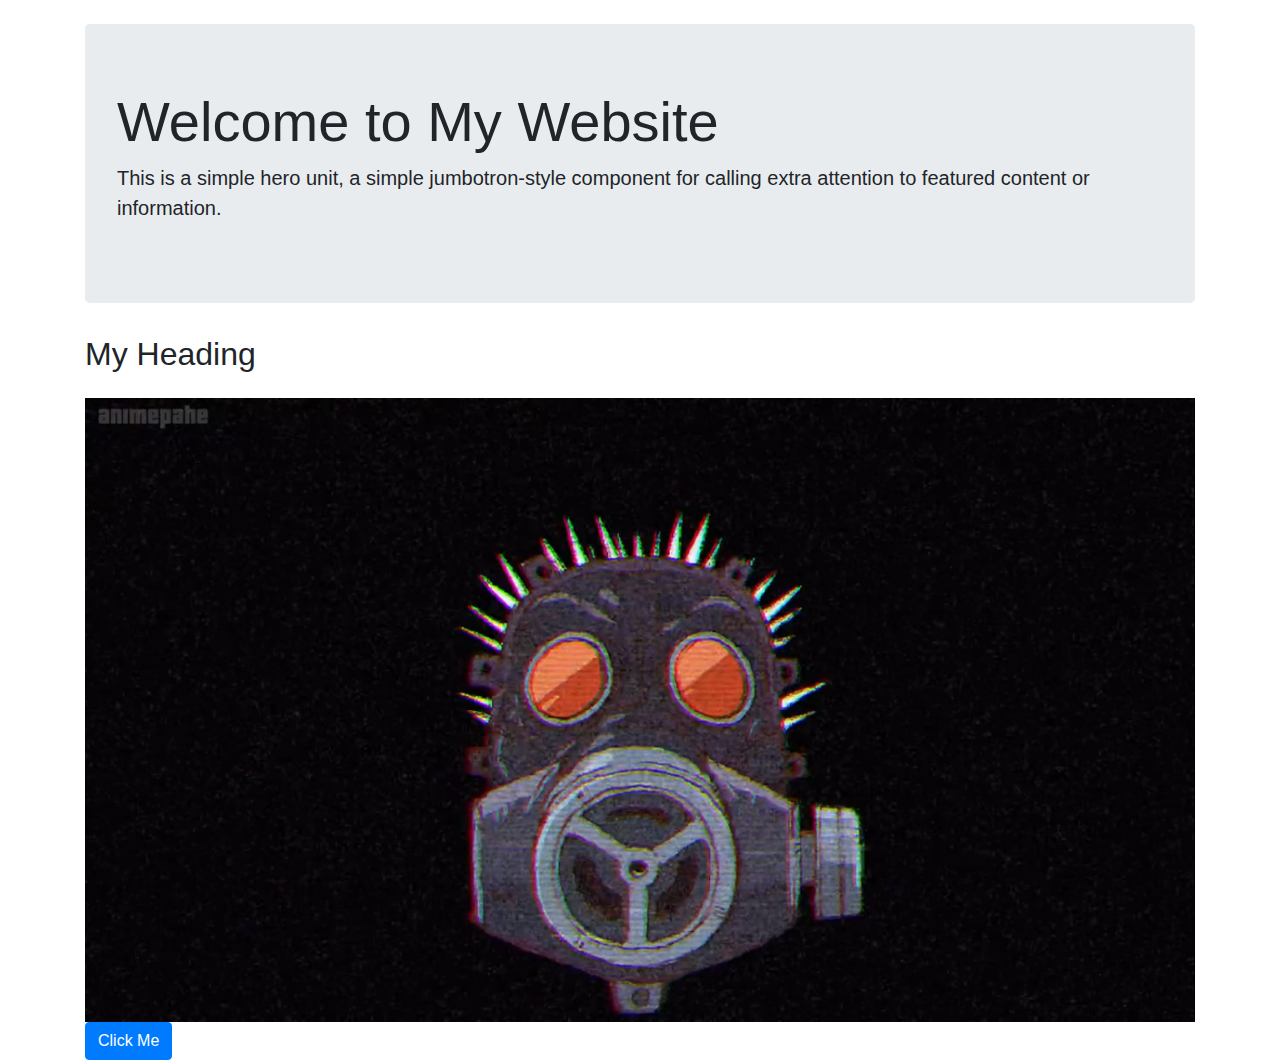
<file: Frontend/index.html>
<!DOCTYPE html>
<html lang="en">
<head>
    <meta charset="UTF-8">
    <meta name="viewport" content="width=device-width, initial-scale=1.0">
    <title>Bootstrap Example</title>
    <link href="https://stackpath.bootstrapcdn.com/bootstrap/4.5.2/css/bootstrap.min.css" rel="stylesheet">
    
</head>
<body>
    <div class="container">
        <div class="jumbotron mt-4">
            <h1 class="display-4">Welcome to My Website</h1>
            <p class="lead">This is a simple hero unit, a simple jumbotron-style component for calling extra attention to featured content or information.</p>
        </div>
    </div>
    <div class="container">
    	<h2>My Heading</h2>
        <img src="image2.png" class="img-fluid mt-3" alt="Description of image">
    	<button type="button" class="btn btn-primary">Click Me</button>
    </div>
    <script src="https://code.jquery.com/jquery-3.5.1.slim.min.js"></script>
    <script src="https://cdn.jsdelivr.net/npm/@popperjs/core@2.5.3/dist/umd/popper.min.js"></script>
    <script src="https://stackpath.bootstrapcdn.com/bootstrap/4.5.2/js/bootstrap.min.js"></script>
</body>


</html>
</file>
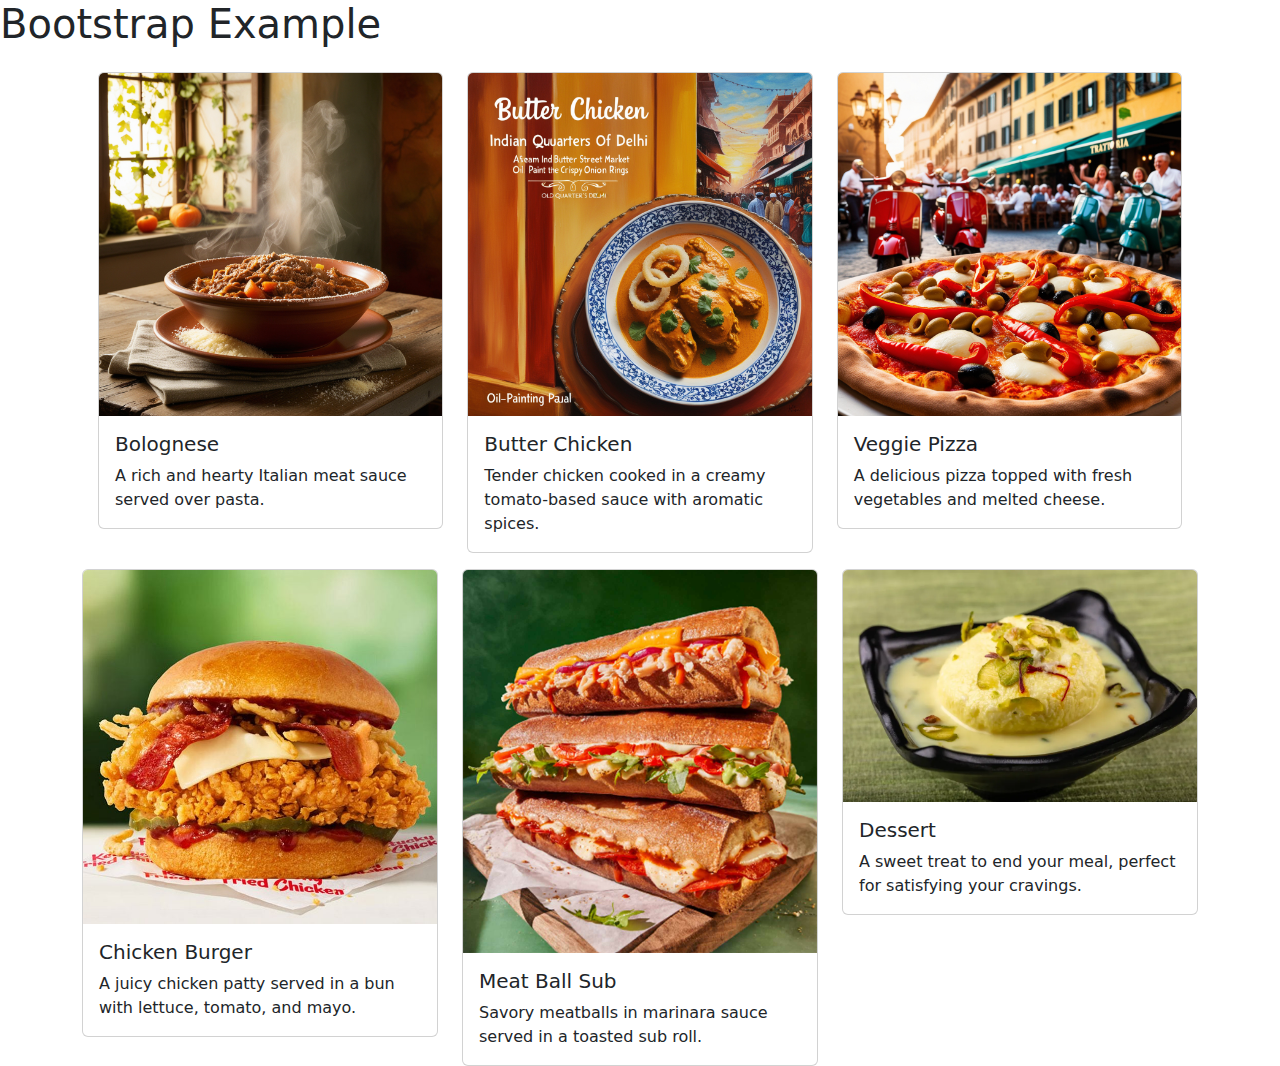
<file: Frontend/bootstrap.html>
<!DOCTYPE html>
<html lang="en">
<head>
    <meta charset="UTF-8">
    <meta name="viewport" content="width=device-width, initial-scale=1.0">
    <title>Bootstap Example</title>
    <link href="https://cdn.jsdelivr.net/npm/bootstrap@5.3.3/dist/css/bootstrap.min.css" rel="stylesheet" integrity="sha384-QWTKZyjpPEjISv5WaRU9OFeRpok6YctnYmDr5pNlyT2bRjXh0JMhjY6hW+ALEwIH" crossorigin="anonymous">
</head>
<body>
    <h1>Bootstrap Example</h1>
    <div class="container">
        <div class="row gap-0.5 p-3">
          <div class="col-md-4">
            <div class="card">
              <img src="assets/images/menu1.jpg" class="card-img-top" alt="Menu Item 1">
              <div class="card-body">
                <h5 class="card-title">Bolognese</h5>
                <p class="card-text">A rich and hearty Italian meat sauce served over pasta.</p>
              </div>
            </div>
          </div>
          <div class="col-md-4">
            <div class="card">
              <img src="assets/images/menu2.jpg" class="card-img-top" alt="Menu Item 2">
              <div class="card-body">
                <h5 class="card-title">Butter Chicken</h5>
                <p class="card-text">Tender chicken cooked in a creamy tomato-based sauce with aromatic spices.</p>
              </div>
            </div>
          </div>
          <div class="col-md-4">
            <div class="card">
              <img src="assets/images/menu3.jpg" class="card-img-top" alt="Menu Item 3">
              <div class="card-body">
                <h5 class="card-title">Veggie Pizza</h5>
                <p class="card-text">A delicious pizza topped with fresh vegetables and melted cheese.</p>
              </div>
            </div>
          </div>
        </div>
        <div class="row">
          <div class="col-md-4">
            <div class="card">
              <img src="assets/images/menu4.jpg" class="card-img-top" alt="Menu Item 4">
              <div class="card-body">
                <h5 class="card-title">Chicken Burger</h5>
                <p class="card-text"> A juicy chicken patty served in a bun with lettuce, tomato, and mayo.</p>
              </div>
            </div>
          </div>
          <div class="col-md-4">
            <div class="card">
              <img src="assets/images/menu5.jpg" class="card-img-top" alt="Menu Item 5">
              <div class="card-body">
                <h5 class="card-title">Meat Ball Sub</h5>
                <p class="card-text">Savory meatballs in marinara sauce served in a toasted sub roll.</p>
              </div>
            </div>
          </div>
          <div class="col-md-4">
            <div class="card">
              <img src="assets/images/menu6.jpg" class="card-img-top" alt="Menu Item 6">
              <div class="card-body">
                <h5 class="card-title">Dessert</h5>
                <p class="card-text">A sweet treat to end your meal, perfect for satisfying your cravings.</p>
              </div>
            </div>
          </div>
        </div>
      </div>
      
</body>

<script src="https://cdn.jsdelivr.net/npm/bootstrap@5.3.3/dist/js/bootstrap.bundle.min.js" integrity="sha384-YvpcrYf0tY3lHB60NNkmXc5s9fDVZLESaAA55NDzOxhy9GkcIdslK1eN7N6jIeHz" crossorigin="anonymous"></script>
</html>
</file>
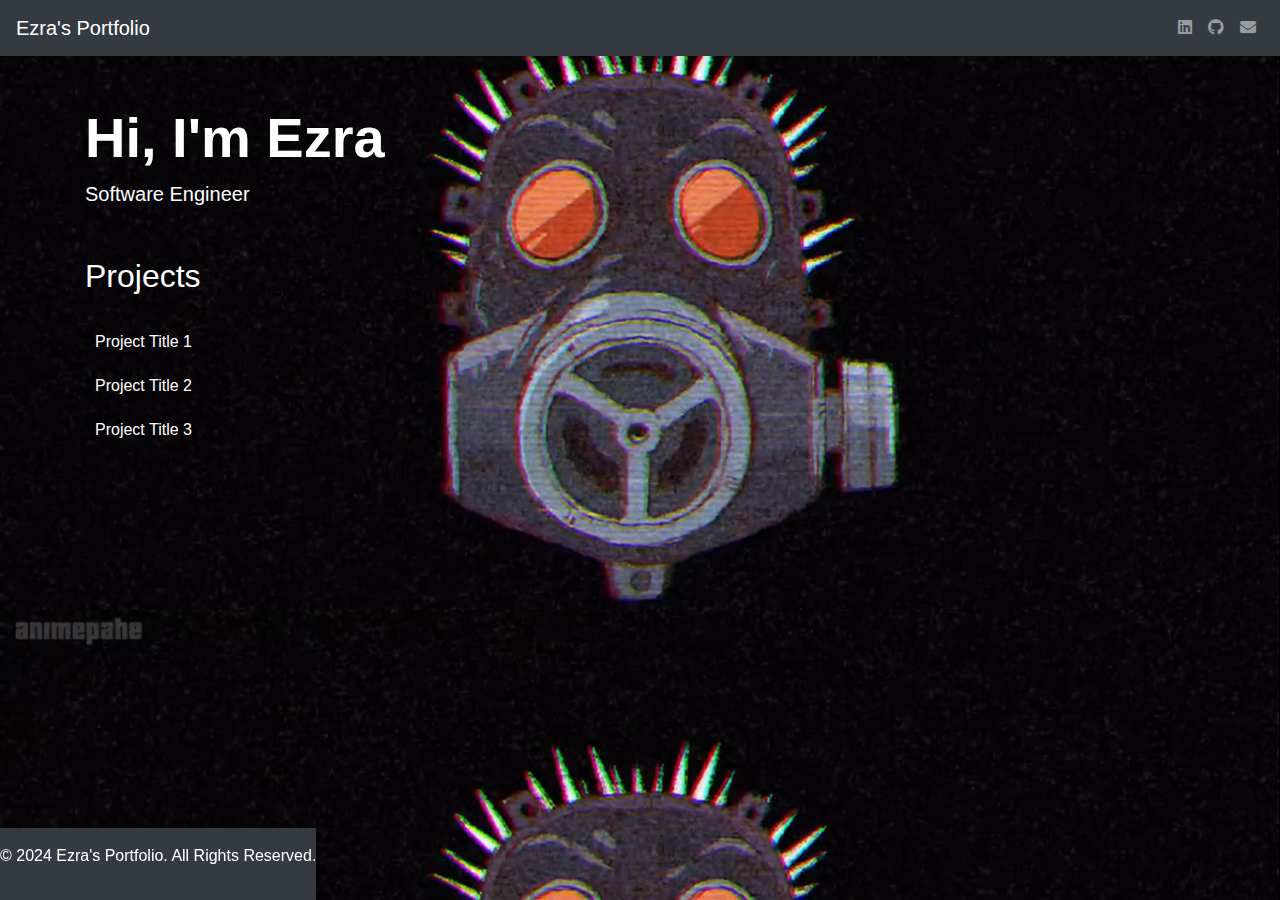
<file: Frontend/portfolio.html>
<!DOCTYPE html>
<html lang="en">
<head>
    <meta charset="UTF-8">
    <meta name="viewport" content="width=device-width, initial-scale=1.0">
    <title>Ezra's Portfolio</title>
    <link href="https://stackpath.bootstrapcdn.com/bootstrap/4.5.2/css/bootstrap.min.css" rel="stylesheet">
    <link rel="stylesheet" href="https://cdnjs.cloudflare.com/ajax/libs/font-awesome/5.15.4/css/all.min.css">
    <style>
        body {
            background-image: url('image2.png');
            background-size: cover;
            background-position: center;
            color: white;
        }
        .main-content {
            text-align: left;
        }
        .projects a {
            color: white;
            text-decoration: none;
            padding: 10px;
            display: inline-block;
        }
        .projects a:hover {
            text-decoration: underline;
        }
        footer {
            position: fixed; bottom: 0;
            
        }
    </style>
</head>
<body>
    <!-- Navigation Bar -->
    <nav class="navbar navbar-expand-lg navbar-dark bg-dark">
        <a class="navbar-brand" href="#">Ezra's Portfolio</a>
        <div class="collapse navbar-collapse">
            <ul class="navbar-nav ml-auto">
                <li class="nav-item">
                    <a class="nav-link" href="https://www.linkedin.com/in/your-linkedin-profile" target="_blank">
                        <i class="fab fa-linkedin"></i>
                    </a>
                </li>
                <li class="nav-item">
                    <a class="nav-link" href="https://github.com/your-github-profile" target="_blank">
                        <i class="fab fa-github"></i>
                    </a>
                </li>
                <li class="nav-item">
                    <a class="nav-link" href="mailto:your-email@gmail.com">
                        <i class="fas fa-envelope"></i>
                    </a>
                </li>
            </ul>
        </div>
    </nav>

    <!-- Main Content -->
    <div class="container main-content my-5">
        <h1 class="display-4 font-weight-bold">Hi, I'm Ezra</h1>
        <p class="lead">Software Engineer</p>
    </div>

    <!-- Projects Section -->
    <div class="container main-content my-5">
        <h2 class="mb-4">Projects</h2>
        <div class="projects">
            <a href="https://link-to-project1.com" target="_blank">Project Title 1</a><br>
            <a href="https://link-to-project2.com" target="_blank">Project Title 2</a><br>
            <a href="https://link-to-project3.com" target="_blank">Project Title 3</a><br>
        </div>
    </div>

    <!-- Footer -->
    <footer class="bg-dark text-center py-3">
        <p>&copy; 2024 Ezra's Portfolio. All Rights Reserved.</p>
    </footer>

    <script src="https://code.jquery.com/jquery-3.5.1.slim.min.js"></script>
    <script src="https://cdn.jsdelivr.net/npm/@popperjs/core@2.5.3/dist/umd/popper.min.js"></script>
    <script src="https://stackpath.bootstrapcdn.com/bootstrap/4.5.2/js/bootstrap.min.js"></script>
</body>
</html>
</file>
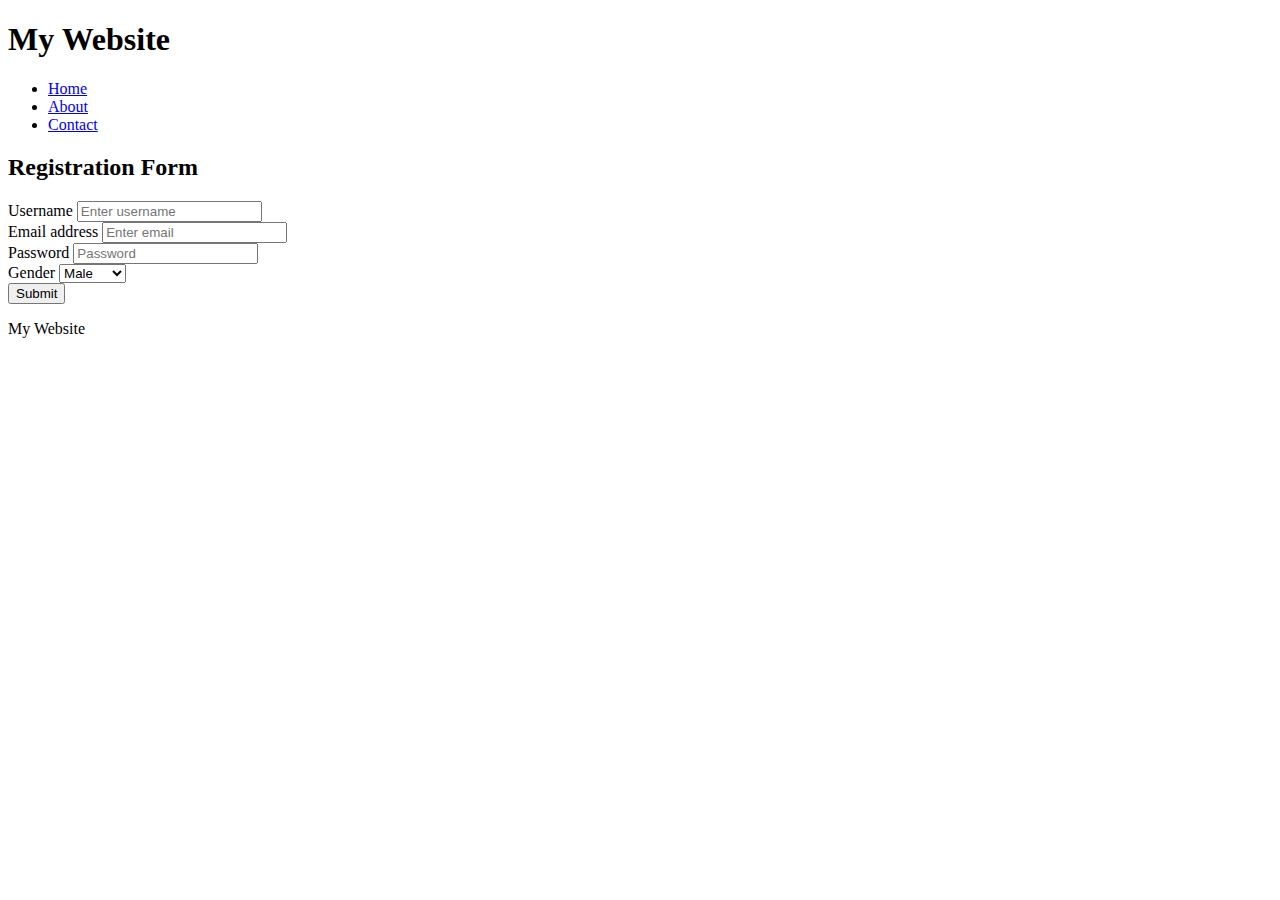
<file: Frontend/profile.html>
<!DOCTYPE html>
<html lang="en">

<head>
    <meta charset="UTF-8">
    <meta name="viewport" content="width=device-width, initial-scale=1.0">
    <title>My Profile</title>
    <link rel="stylesheet" href="assets/css/style.css">
    <link href="https://cdn.jsdelivr.net/npm/bootstrap@5.0.2/dist/css/bootstrap.min.css" rel="stylesheet" integrity="sha384-EVSTQN3/azprG1Anm3QDgpJLIm9Nao0Yz1ztcQTwFspd3yD65VohhpuuCOmLASjC" crossorigin="anonymous">
<script src="https://cdn.jsdelivr.net/npm/bootstrap@5.0.2/dist/js/bootstrap.bundle.min.js" integrity="sha384-MrcW6ZMFYlzcLA8Nl+NtUVF0sA7MsXsP1UyJoMp4YLEuNSfAP+JcXn/tWtIaxVXM" crossorigin="anonymous"></script>
</head>

<body>
    <header>
        <h1>My Website</h1>
        <nav>
            <ul>
                <li><a href="#home">Home</a></li>
                <li><a href="#about">About</a></li>
                <li><a href="#contact">Contact</a></li>
            </ul>
        </nav>
    </header>

    <div class="container mt-5">
      
      <form class="bg-danger p-3 rounded-2">
        <h2 class="mb-4">Registration Form</h2>
        <div class="mb-3">
            <label for="username">Username</label>
            <input type="text" class="form-control" id="username" placeholder="Enter username">
        </div>
        <div class="mb-3">
            <label for="email">Email address</label>
            <input type="email" class="form-control" id="email" placeholder="Enter email">
        </div>
        <div class="mb-3">
            <label for="password">Password</label>
            <input type="password" class="form-control" id="password" placeholder="Password">
        </div>
        <div class="mb-3">
            <label for="gender">Gender</label>
            <select class="form-control" id="gender" placeholder="Select your Gender">
                <option>Male</option>
                <option>Female</option>
                <option>Other</option>
            </select>
          </div>
          <button type="submit" class="btn btn-primary">Submit</button>
      </form>
  </div>
    
    <footer>
        <p>My Website</p>
    </footer>
</body>

</html>
</file>
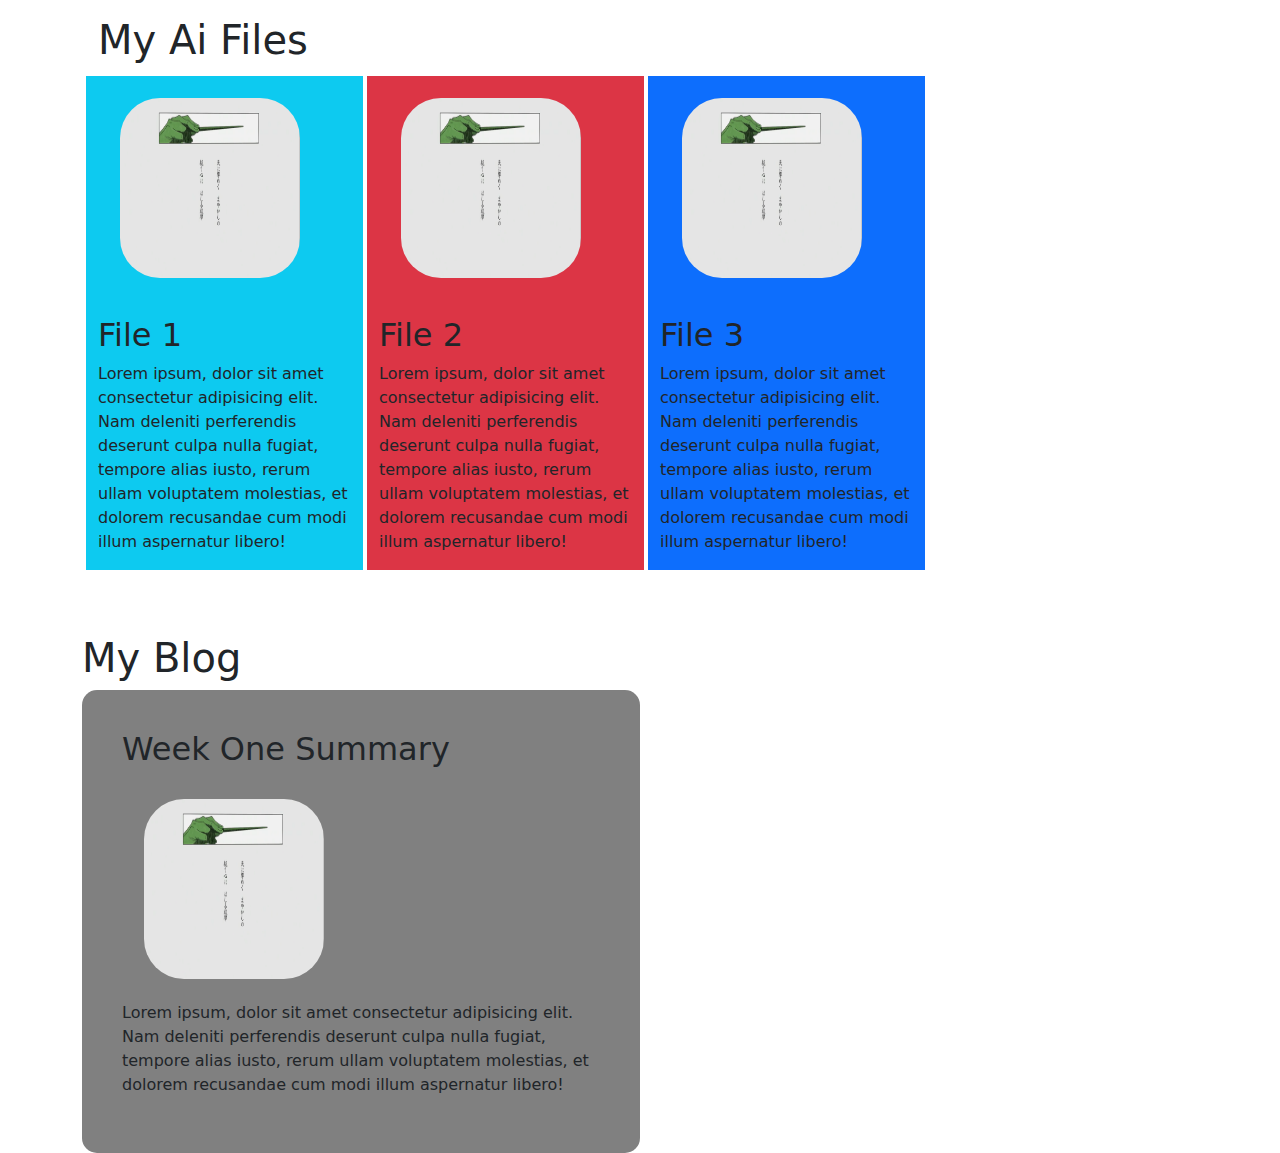
<file: Frontend/week-one-recap.html>
<!DOCTYPE html>
<html lang="en">

<head>
    <meta charset="UTF-8">
    <meta name="viewport" content="width=device-width, initial-scale=1.0">
    <link rel="stylesheet" href="assets/css/wk-1.css">
    <title>Week One Summary</title>
    <link href="https://cdn.jsdelivr.net/npm/bootstrap@5.3.3/dist/css/bootstrap.min.css" rel="stylesheet" integrity="sha384-QWTKZyjpPEjISv5WaRU9OFeRpok6YctnYmDr5pNlyT2bRjXh0JMhjY6hW+ALEwIH" crossorigin="anonymous">
</head>

<body>
    <div class="container">
        <div class="row gap-1 p-3">
            <h1>My Ai Files</h1>
            <div class="col-md-3 col-sm-6 bg-info">
                <img src="assets/images/image2.png">
                <p>
                    <h2>File 1</h2>
                    Lorem ipsum, dolor sit amet consectetur adipisicing elit. Nam deleniti perferendis deserunt culpa nulla
                    fugiat, tempore alias iusto, rerum ullam voluptatem molestias, et dolorem recusandae cum modi illum
                    aspernatur libero! 
                </p>
            </div>
            <div class="col-md-3 col-sm-6 bg-danger">
                <img src="assets/images/image2.png">
                <p>
                    <h2>File 2</h2>
                    Lorem ipsum, dolor sit amet consectetur adipisicing elit. Nam deleniti perferendis deserunt culpa nulla
                fugiat, tempore alias iusto, rerum ullam voluptatem molestias, et dolorem recusandae cum modi illum
                aspernatur libero!
                </p>
            </div>
            <div class="col-md-3 col-sm-6 bg-primary">
                <img src="assets/images/image2.png">
                <p>
                    <h2>File 3</h2>
                    Lorem ipsum, dolor sit amet consectetur adipisicing elit. Nam deleniti perferendis deserunt culpa nulla
                fugiat, tempore alias iusto, rerum ullam voluptatem molestias, et dolorem recusandae cum modi illum
                aspernatur libero!
                </p>
            </div>
        </div>
        <div class="mt-5""><h1>My Blog</h1></div>
        <div class="post">
            <h2>Week One Summary</h2>
            <img class="image" src="assets/images/image2.png" alt="profile">
            <p>
                Lorem ipsum, dolor sit amet consectetur adipisicing elit. Nam deleniti perferendis deserunt culpa nulla
                fugiat, tempore alias iusto, rerum ullam voluptatem molestias, et dolorem recusandae cum modi illum
                aspernatur libero!
            </p>
        </div>
    </div>
</body>


<script src="https://cdn.jsdelivr.net/npm/bootstrap@5.3.3/dist/js/bootstrap.bundle.min.js" integrity="sha384-YvpcrYf0tY3lHB60NNkmXc5s9fDVZLESaAA55NDzOxhy9GkcIdslK1eN7N6jIeHz" crossorigin="anonymous"></script>
</html>



<div>

</div>
</file>
<file: Frontend/assets/css/style.css>
/*form{
    background-color: grey;
    padding: 20px;
    margin: 2em;
    border-radius: 12px;
}
*/
</file>
<file: Frontend/assets/css/wk-1.css>
.post{
    background-color: grey;
    padding: 40px;
    width: 50%;
    border-radius: 15px;
}

img{
    padding: 10px;
    width: 200px;
    height: 200px;
    border-radius: 25%;
    margin: 12px;
}
</file>
